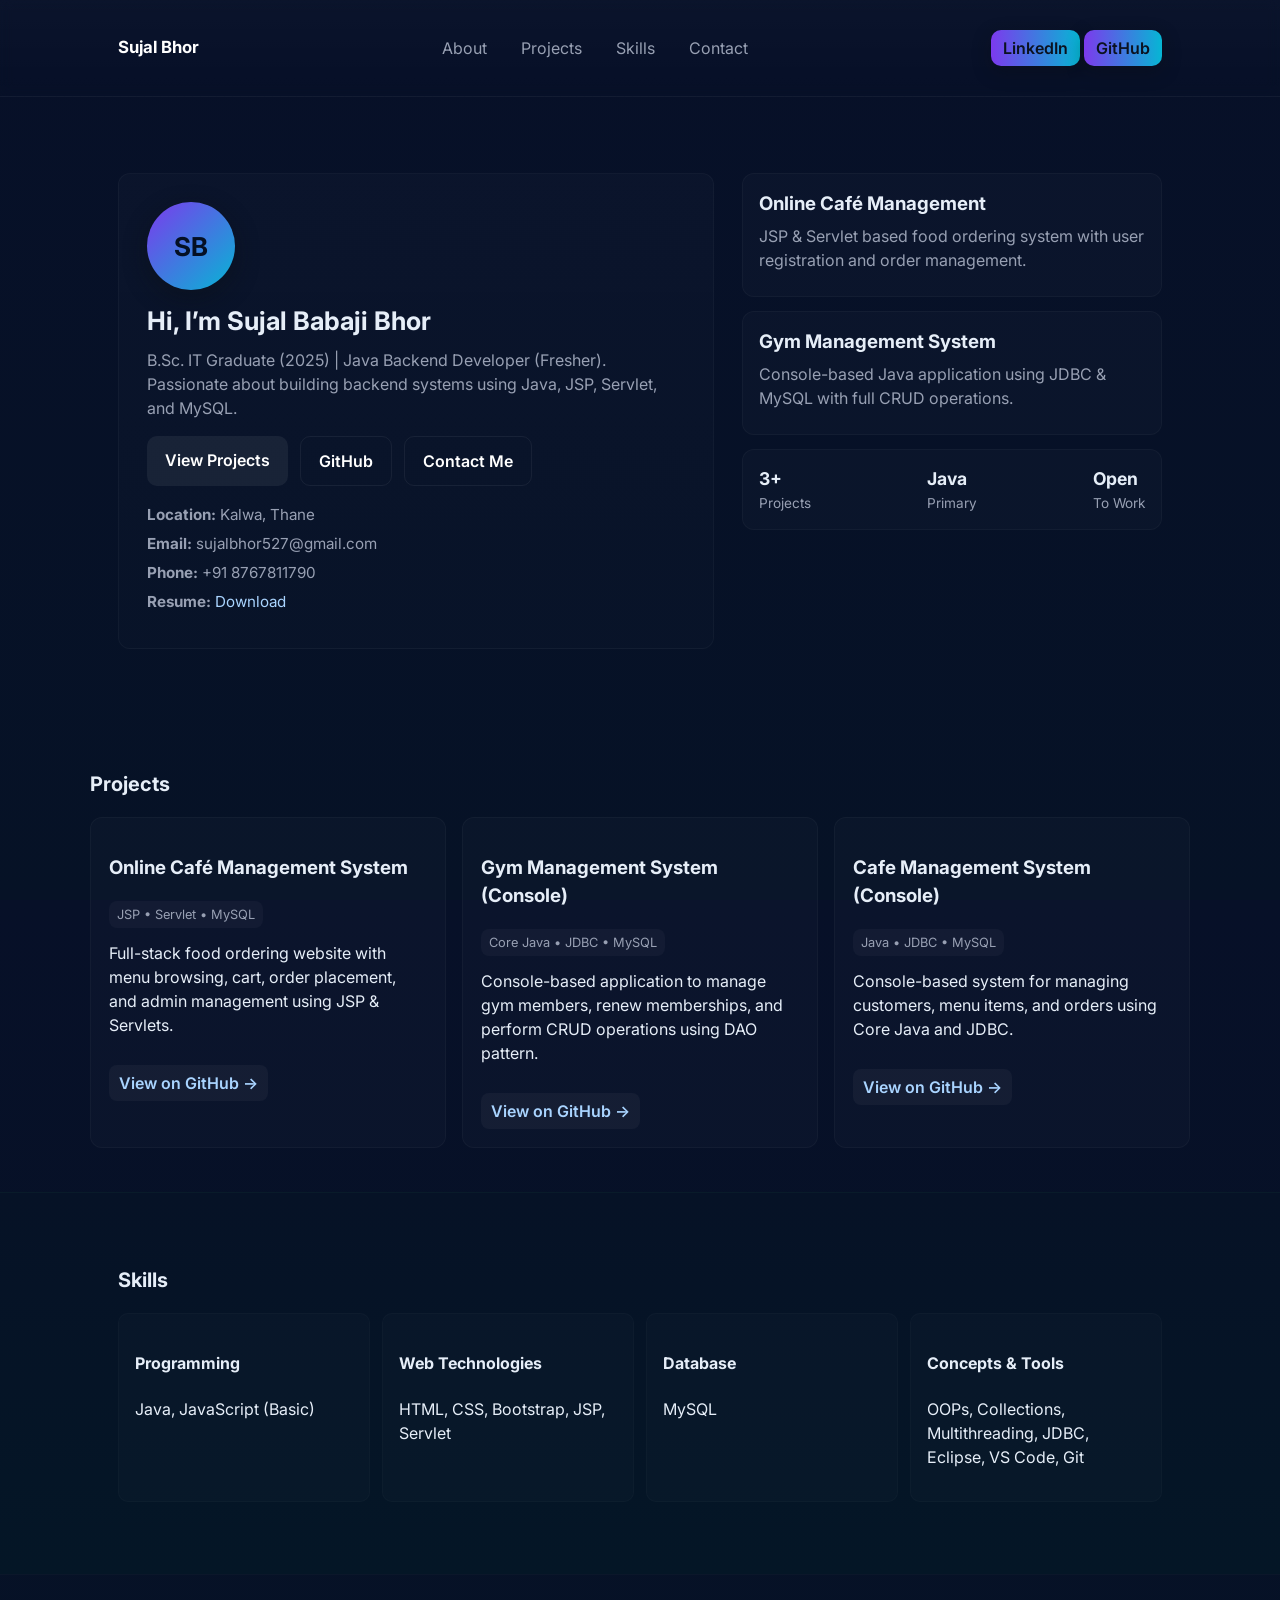
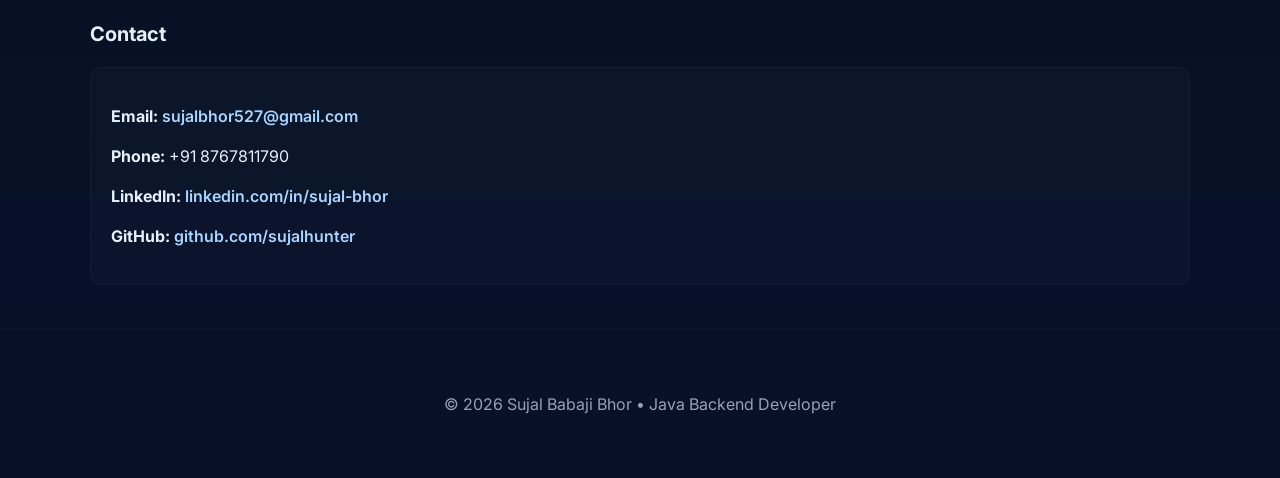
<file: portfolio.html>
<!doctype html>
<html lang="en">
<head>
  <meta charset="utf-8" />
  <meta name="viewport" content="width=device-width,initial-scale=1" />
  <title>Sujal Babaji Bhor — Portfolio</title>

  <!-- Google Font -->
  <link href="https://fonts.googleapis.com/css2?family=Inter:wght@300;400;600;700&display=swap" rel="stylesheet">
  <link rel="stylesheet" href="style.css" />
</head>

<body>
<header class="site-header">
  <div class="container header-inner">
    <a class="brand" href="#">Sujal Bhor</a>

    <nav class="nav">
      <a href="#about">About</a>
      <a href="#projects">Projects</a>
      <a href="#skills">Skills</a>
      <a href="#contact">Contact</a>
    </nav>

    <div class="header-links">
      <a class="cta" href="https://www.linkedin.com/in/sujal-bhor-2aa413322" target="_blank">LinkedIn</a>
      <a class="cta ghost" href="https://github.com/sujalhunter" target="_blank">GitHub</a>
    </div>
  </div>
</header>

<main>

<!-- ABOUT -->
<section class="hero" id="about">
  <div class="container hero-grid">

    <div class="hero-card">
      <div class="avatar">SB</div>

      <h1>Hi, I’m <span class="accent">Sujal Babaji Bhor</span></h1>

      <p class="lead">
        B.Sc. IT Graduate (2025) | Java Backend Developer (Fresher).  
        Passionate about building backend systems using Java, JSP, Servlet, and MySQL.
      </p>

      <div class="hero-links">
        <a class="btn" href="#projects">View Projects</a>
        <a class="btn ghost" href="https://github.com/sujalhunter" target="_blank">GitHub</a>
        <a class="btn ghost" href="mailto:sujalbhor527@gmail.com">Contact Me</a>
      </div>

      <ul class="quick-info">
        <li><strong>Location:</strong> Kalwa, Thane</li>
        <li><strong>Email:</strong> sujalbhor527@gmail.com</li>
        <li><strong>Phone:</strong> +91 8767811790</li>
        <li><strong>Resume:</strong> <a href="sujal_resume.pdf" download>Download</a></li>
      </ul>
    </div>

    <div class="hero-highlights">

      <div class="card highlight">
        <h3>Online Café Management</h3>
        <p>JSP & Servlet based food ordering system with user registration and order management.</p>
      </div>

      <div class="card highlight">
        <h3>Gym Management System</h3>
        <p>Console-based Java application using JDBC & MySQL with full CRUD operations.</p>
      </div>

      <div class="card stats">
        <div>
          <span class="big">3+</span>
          <span class="small">Projects</span>
        </div>
        <div>
          <span class="big">Java</span>
          <span class="small">Primary</span>
        </div>
        <div>
          <span class="big">Open</span>
          <span class="small">To Work</span>
        </div>
      </div>

    </div>
  </div>
</section>

<!-- PROJECTS -->
<section id="projects" class="section container">
  <h2 class="section-title">Projects</h2>

  <div class="grid projects-grid">

    <!-- ONLINE CAFE -->
    <article class="project-card">
      <h3>Online Café Management System</h3>
      <span class="tag">JSP • Servlet • MySQL</span>
      <p>
        Full-stack food ordering website with menu browsing, cart, order placement,
        and admin management using JSP & Servlets.
      </p>
      <a class="project-link"
         href="https://github.com/sujalhunter/OnlineCafeWebsite"
         target="_blank">
        View on GitHub →
      </a>
    </article>

    <!-- GYM -->
    <article class="project-card">
      <h3>Gym Management System (Console)</h3>
      <span class="tag">Core Java • JDBC • MySQL</span>
      <p>
        Console-based application to manage gym members, renew memberships,
        and perform CRUD operations using DAO pattern.
      </p>
      <a class="project-link"
         href="https://github.com/sujalhunter/GymManagement-Console"
         target="_blank">
        View on GitHub →
      </a>
    </article>

    <!-- CAFE CONSOLE -->
    <article class="project-card">
      <h3>Cafe Management System (Console)</h3>
      <span class="tag">Java • JDBC • MySQL</span>
      <p>
        Console-based system for managing customers, menu items, and orders
        using Core Java and JDBC.
      </p>
      <a class="project-link"
         href="https://github.com/sujalhunter/CafeManagement-Console-"
         target="_blank">
        View on GitHub →
      </a>
    </article>

  </div>
</section>

<!-- SKILLS -->
<section id="skills" class="section section-dark">
  <div class="container">
    <h2 class="section-title">Skills</h2>

    <div class="skills-grid">
      <div class="skill">
        <h4>Programming</h4>
        <p>Java, JavaScript (Basic)</p>
      </div>

      <div class="skill">
        <h4>Web Technologies</h4>
        <p>HTML, CSS, Bootstrap, JSP, Servlet</p>
      </div>

      <div class="skill">
        <h4>Database</h4>
        <p>MySQL</p>
      </div>

      <div class="skill">
        <h4>Concepts & Tools</h4>
        <p>OOPs, Collections, Multithreading, JDBC, Eclipse, VS Code, Git</p>
      </div>
    </div>
  </div>
</section>

<!-- CONTACT -->
<section id="contact" class="section container">
  <h2 class="section-title">Contact</h2>

  <div class="contact-card">
    <p><strong>Email:</strong> <a href="mailto:sujalbhor527@gmail.com">sujalbhor527@gmail.com</a></p>
    <p><strong>Phone:</strong> +91 8767811790</p>
    <p><strong>LinkedIn:</strong>
      <a href="https://www.linkedin.com/in/sujal-bhor-2aa413322" target="_blank">
        linkedin.com/in/sujal-bhor
      </a>
    </p>
    <p><strong>GitHub:</strong>
      <a href="https://github.com/sujalhunter" target="_blank">
        github.com/sujalhunter
      </a>
    </p>
  </div>
</section>

</main>

<footer class="site-footer">
  <div class="container footer-inner">
    <p>© <span id="year"></span> Sujal Babaji Bhor • Java Backend Developer</p>
  </div>
</footer>

<script>
  document.getElementById("year").textContent = new Date().getFullYear();
</script>

</body>
</html>
</file>
<file: style.css>
:root{
  --bg: #0f1724;
  --card: #0b1220;
  --muted: #98a0b3;
  --accent: linear-gradient(90deg,#7c3aed,#06b6d4);
  --glass: rgba(255,255,255,0.03);
  --radius: 12px;
  --maxwidth: 1100px;
  font-family: 'Inter', system-ui, -apple-system, 'Segoe UI', Roboto, 'Helvetica Neue', Arial;
}

*{box-sizing:border-box}
html,body{height:100%}
body{
  margin:0;
  background: linear-gradient(180deg,#071028 0%, #061226 100%);
  color: #e6eef8;
  -webkit-font-smoothing:antialiased;
  -moz-osx-font-smoothing:grayscale;
  line-height:1.5;
  font-size:16px;
}

.container{max-width:var(--maxwidth);margin:0 auto;padding:28px}

/* Header */
.site-header{
  backdrop-filter: blur(6px);
  background: linear-gradient(180deg, rgba(255,255,255,0.02), transparent);
  border-bottom: 1px solid rgba(255,255,255,0.03);
}
.header-inner{display:flex;align-items:center;gap:16px;justify-content:space-between;flex-wrap:wrap}
.brand{font-weight:700;color: #fff;text-decoration:none;font-size:1.05rem}
.nav{display:flex;gap:18px;flex-wrap:wrap}
.nav a{color:var(--muted);text-decoration:none;padding:8px;border-radius:8px}
.nav a:hover{color:#fff;background:var(--glass)}
.cta{background:var(--accent);padding:8px 12px;border-radius:10px;color:#0b1220;text-decoration:none;font-weight:600;box-shadow:0 6px 18px rgba(12,15,20,0.4)}

/* Hero */
.hero{padding:48px 0}
.hero-grid{display:grid;grid-template-columns:1fr 420px;gap:28px;align-items:start}
.hero-card{background:linear-gradient(180deg, rgba(255,255,255,0.02), rgba(255,255,255,0.01));padding:28px;border-radius:var(--radius);border:1px solid rgba(255,255,255,0.03)}
.avatar{
  width:88px;height:88px;border-radius:50%;
  background:linear-gradient(135deg,#7c3aed,#06b6d4);
  display:flex;align-items:center;justify-content:center;font-weight:700;color:#041024;font-size:26px;margin-bottom:12px;
  box-shadow:0 8px 24px rgba(12,15,20,0.45)
}
h1{margin:0 0 8px 0;font-size:1.6rem}
.lead{color:var(--muted);margin-top:0}
.hero-links{display:flex;gap:12px;margin-top:16px;flex-wrap:wrap}
.btn{display:inline-block;padding:12px 18px;border-radius:10px;background:#ffffff10;color:#fff;text-decoration:none;font-weight:600}
.btn.ghost{background:transparent;border:1px solid rgba(255,255,255,0.06)}
.quick-info{list-style:none;padding:0;margin:18px 0 0 0;color:var(--muted);font-size:0.95rem}
.quick-info li{margin-bottom:6px}

/* Highlights */
.hero-highlights{display:flex;flex-direction:column;gap:14px}
.card{background:rgba(255,255,255,0.02);padding:16px;border-radius:12px;border:1px solid rgba(255,255,255,0.03)}
.highlight h3{margin:0 0 6px 0}
.highlight p{color:var(--muted);margin:0 0 8px 0}
.highlight a{color:#fff;text-decoration:none;font-weight:600}
.stats{display:flex;gap:12px;justify-content:space-between;align-items:center}
.stats .big{font-weight:700;font-size:1.1rem}
.stats .small{display:block;font-size:0.85rem;color:var(--muted)}

/* Sections */
.section{padding:44px 0}
.section-title{margin:0 0 18px 0;font-size:1.25rem}

/* Projects grid */
.projects-grid{display:grid;grid-template-columns:repeat(3,1fr);gap:16px}
.project-card{padding:18px;border-radius:12px;background:rgba(255,255,255,0.02);border:1px solid rgba(255,255,255,0.03)}
.proj-head{display:flex;justify-content:space-between;align-items:center;margin-bottom:8px;flex-wrap:wrap}
.tag{background:#ffffff08;padding:6px 8px;border-radius:8px;font-size:0.8rem;color:var(--muted)}
.proj-links{display:flex;gap:12px;margin-top:12px;flex-wrap:wrap}
.proj-links a{color:#a9d4ff;text-decoration:none;font-weight:600}

/* Skills */
.section-dark{background:linear-gradient(180deg,#061226 0%, #041626 100%);border-top:1px solid rgba(255,255,255,0.02);border-bottom:1px solid rgba(255,255,255,0.02)}
.skills-grid{display:grid;grid-template-columns:repeat(4,1fr);gap:12px}
.skill{background:rgba(255,255,255,0.015);padding:16px;border-radius:10px;border:1px solid rgba(255,255,255,0.02)}

/* Contact */
.contact-grid{display:grid;grid-template-columns:1fr 420px;gap:20px;align-items:start}
.contact-card{padding:20px;border-radius:12px;background:rgba(255,255,255,0.02);border:1px solid rgba(255,255,255,0.03)}
.contact-card a{color:#a9d4ff}
.contact-form{display:flex;flex-direction:column;gap:12px;padding:20px;border-radius:12px;background:rgba(0,0,0,0.14);border:1px solid rgba(255,255,255,0.02)}
.contact-form label{display:flex;flex-direction:column;gap:8px;font-size:0.9rem;color:var(--muted)}
.contact-form input, .contact-form textarea{
  background:transparent;border:1px solid rgba(255,255,255,0.06);padding:12px;border-radius:8px;color:#fff;outline:none;width:100%
}
.contact-form input::placeholder, .contact-form textarea::placeholder{color:#94a3b8}
.contact-form button{align-self:flex-start}

/* Footer */
.site-footer{padding:18px 0;border-top:1px solid rgba(255,255,255,0.02);color:var(--muted);text-align:center}

/* Responsive breakpoints */
@media (max-width:1000px){
  .hero-grid{grid-template-columns:1fr}
  .projects-grid{grid-template-columns:repeat(2,1fr)}
  .contact-grid{grid-template-columns:1fr}
  .skills-grid{grid-template-columns:repeat(2,1fr)}
}

@media (max-width:640px){
  .projects-grid{grid-template-columns:1fr}
  .skills-grid{grid-template-columns:1fr}
  .nav{display:none} /* hide desktop nav */
  .header-inner{justify-content:center}
  .cta{display:none}
  .container{padding:18px}
  h1{font-size:1.3rem}
  .lead{font-size:0.95rem}
  .avatar{width:72px;height:72px;font-size:20px}
  .btn{width:100%;text-align:center}
  .hero-links{flex-direction:column;gap:10px}
}
/* ---------- Anchor / Link Styles ---------- */

/* Default anchor */
a {
  color: #a9d4ff;
  text-decoration: none;
  transition: color 0.25s ease, background 0.25s ease, transform 0.15s ease;
}

/* Hover effect for all links */
a:hover {
  color: #ffffff;
}

/* Active / focus */
a:focus {
  outline: none;
}

/* Project GitHub links */
.project-link {
  display: inline-block;
  margin-top: 12px;
  font-weight: 600;
  color: #a9d4ff;
  padding: 6px 10px;
  border-radius: 8px;
  background: rgba(255,255,255,0.04);
}

.project-link:hover {
  background: linear-gradient(90deg, #7c3aed33, #06b6d433);
  color: #ffffff;
  transform: translateX(4px);
}

/* Contact section links */
.contact-card a {
  color: #a9d4ff;
  font-weight: 600;
}

.contact-card a:hover {
  color: #ffffff;
  text-decoration: underline;
}

/* Footer links (if added later) */
.site-footer a {
  color: var(--muted);
}

.site-footer a:hover {
  color: #ffffff;
}

/* Ghost button anchor improvement */
.btn.ghost:hover {
  background: rgba(255,255,255,0.06);
  border-color: rgba(255,255,255,0.2);
}
</file>
